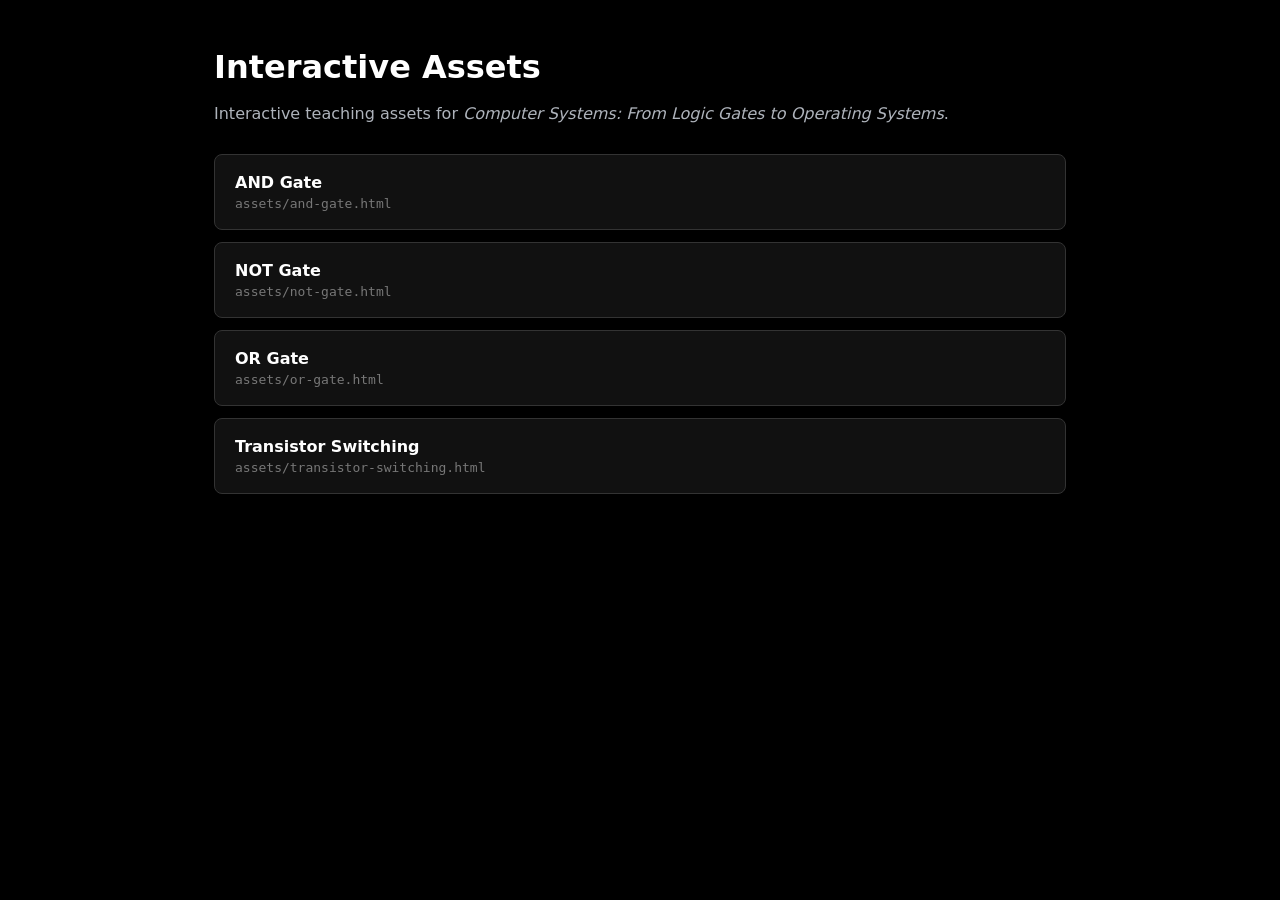
<file: assets/index.html>
<!doctype html>
<html lang="en">
<head>
  <meta charset="utf-8">
  <meta name="viewport" content="width=device-width, initial-scale=1">
  <title>Interactive Assets — Computer Systems</title>
  <style>
    :root { color-scheme: dark; font-family: system-ui, -apple-system, "Segoe UI", sans-serif; }
    * { box-sizing: border-box; }
    body { margin: 0; background: #000; color: #fff; }
    main { max-width: 900px; margin: 0 auto; padding: 48px 24px; }
    h1 { margin: 0 0 8px; font-size: 32px; }
    p { color: #aeb3bb; line-height: 1.5; }
    #assets { margin-top: 28px; display: grid; gap: 12px; }
    a { display: block; padding: 18px 20px; border: 1px solid #333; border-radius: 8px; color: #fff; text-decoration: none; background: #111; }
    a:hover { border-color: #777; }
    .name { font-weight: 650; }
    .path { margin-top: 4px; color: #777; font: 13px ui-monospace, SFMono-Regular, Menlo, Consolas, monospace; }
  </style>
</head>
<body>
  <main>
    <h1>Interactive Assets</h1>
    <p>Interactive teaching assets for <em>Computer Systems: From Logic Gates to Operating Systems</em>.</p>
    <div id="assets">
      <a href="./and-gate.html"><div class="name">AND Gate</div><div class="path">assets/and-gate.html</div></a>
      <a href="./not-gate.html"><div class="name">NOT Gate</div><div class="path">assets/not-gate.html</div></a>
      <a href="./or-gate.html"><div class="name">OR Gate</div><div class="path">assets/or-gate.html</div></a>
      <a href="./transistor-switching.html"><div class="name">Transistor Switching</div><div class="path">assets/transistor-switching.html</div></a>
    </div>
  </main>
</body>
</html>
</file>
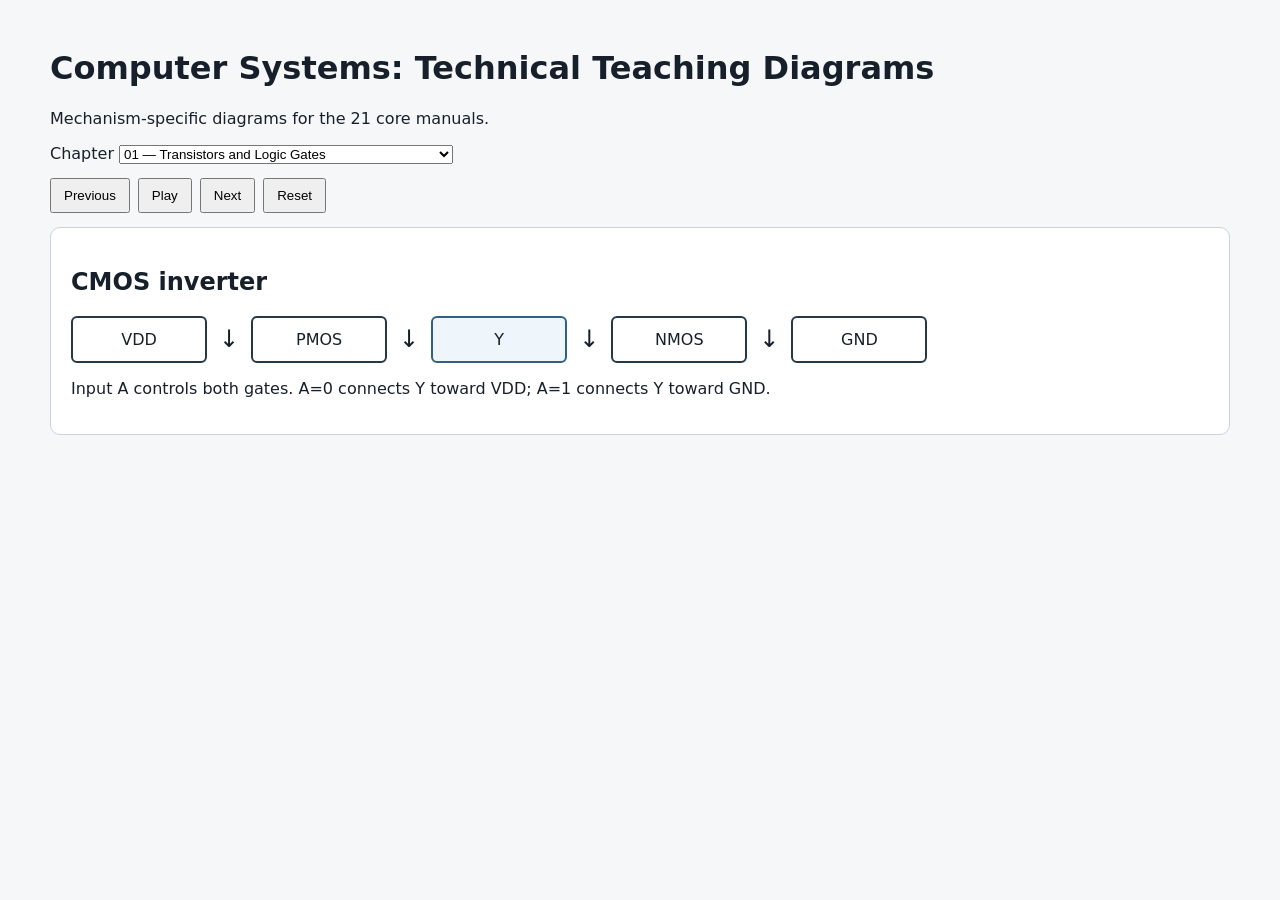
<file: assets/teaching/index.html>
<!doctype html><html lang="en"><head><meta charset="utf-8"><meta name="viewport" content="width=device-width,initial-scale=1"><title>Computer Systems — Technical Teaching Diagrams</title><link rel="stylesheet" href="diagrams.css"></head><body><main class="wrap"><h1>Computer Systems: Technical Teaching Diagrams</h1><p>Mechanism-specific diagrams for the 21 core manuals.</p><label>Chapter <select id="chapter"></select></label><div class="controls"><button id="prev">Previous</button><button id="play">Play</button><button id="next">Next</button><button id="reset">Reset</button></div><section id="view" class="diagram"></section></main><script>
const C=[
['01 — Transistors and Logic Gates',`<h2>CMOS inverter</h2><div class="row"><div class="box">VDD</div><div class="arrow">↓</div><div class="box">PMOS</div><div class="arrow">↓</div><div class="box state">Y</div><div class="arrow">↓</div><div class="box">NMOS</div><div class="arrow">↓</div><div class="box">GND</div></div><p>Input A controls both gates. A=0 connects Y toward VDD; A=1 connects Y toward GND.</p>`],
['02 — Memory Circuits and Latches',`<h2>Cross-coupled latch</h2><div class="row"><div class="box">Gate A<br>Q = ¬Q̄</div><div class="arrow">↔</div><div class="box">Gate B<br>Q̄ = ¬Q</div></div><div class="row"><div class="box state">Q = 1</div><div class="box state">Q̄ = 0</div></div><p>Feedback creates two stable states.</p>`],
['03 — Dynamic Random-Access Memory',`<h2>1T1C DRAM cell</h2><div class="row"><div class="box">Word line</div><div class="arrow">→</div><div class="box">Access transistor</div><div class="arrow">→</div><div class="box">Storage capacitor</div><div class="arrow">→</div><div class="box">Bit line</div><div class="arrow">→</div><div class="box state">Sense amplifier</div></div><p>Row activation connects cells to bit lines; sensing detects the small voltage difference.</p>`],
['04 — CPU Operation',`<h2>Conceptual datapath</h2><div class="row"><div class="box">PC</div><div class="arrow">→</div><div class="box">Instruction memory</div><div class="arrow">→</div><div class="box">Decoder</div><div class="arrow">→</div><div class="box">Register file</div><div class="arrow">→</div><div class="box state">ALU</div></div><div class="row"><div class="box">ALU</div><div class="arrow">↔</div><div class="box">Data memory</div><div class="arrow">→</div><div class="box">Write-back</div></div>`],
['05 — Clock Signals and Processor Step Sequencing',`<h2>Synchronous state update</h2><div class="row"><div class="box state">State S0</div><div class="arrow">→</div><div class="box">Combinational logic</div><div class="arrow">→</div><div class="box state">State S1</div></div><p class="mono">CLK: _|‾|_|‾|_|‾|_</p><p>State elements update at defined clock events.</p>`],
['06 — CPU Execution',`<h2>Instruction execution</h2><div class="row"><div class="box state">FETCH<br>PC → instruction</div><div class="arrow">→</div><div class="box">DECODE<br>operation + operands</div><div class="arrow">→</div><div class="box">EXECUTE<br>ALU / control flow</div><div class="arrow">→</div><div class="box">MEMORY / WRITE-BACK</div></div>`],
['07 — Variable Sizes and Data Types',`<h2>Bit width</h2><div class="row"><div class="box">8 bits<br>256 patterns</div><div class="arrow">⊂</div><div class="box">16 bits<br>65,536 patterns</div><div class="arrow">⊂</div><div class="box">32 bits<br>2³² patterns</div></div><p>Width determines the number of representable bit patterns; interpretation depends on the data type.</p>`],
['08 — Programs and Processes',`<h2>Program image to process</h2><div class="row"><div class="box">Executable<br>code + data</div><div class="arrow">execve()</div><div class="box state">Process<br>address space + execution state</div><div class="arrow">→</div><div class="box">CPU scheduling</div></div>`],
['09 — Application Binary Interface',`<h2>ABI call boundary</h2><div class="row"><div class="box">Caller</div><div class="arrow">arguments</div><div class="box">ABI-defined<br>registers / stack</div><div class="arrow">→</div><div class="box state">Callee</div><div class="arrow">return value</div><div class="box">Caller</div></div>`],
['10 — The Call Stack',`<h2>Nested stack frames</h2><div class="row"><div class="box">main frame<br>return address</div><div class="arrow">↓ call</div><div class="box">foo frame<br>locals</div><div class="arrow">↓ call</div><div class="box state">bar frame<br>locals</div></div><p>Returning from a call removes its active frame according to the ABI's calling convention.</p>`],
['11 — Heap Allocation',`<h2>Heap regions</h2><div class="row"><div class="box">allocated<br>16 B</div><div class="box">free<br>32 B</div><div class="box">allocated<br>24 B</div><div class="box">free<br>40 B</div></div><p>An allocator manages free and allocated regions. Exact metadata and policies are implementation-specific.</p>`],
['12 — Arrays and Dynamic Collections',`<h2>Array element address</h2><div class="row"><div class="box">Base B</div><div class="arrow">+</div><div class="box">Index i</div><div class="arrow">×</div><div class="box">Element size w</div><div class="arrow">=</div><div class="box state">Address B + i·w</div></div>`],
['13 — Operating System Boundaries',`<h2>User/kernel transition</h2><div class="row"><div class="box">User mode<br>application</div><div class="arrow">system call</div><div class="box state">Kernel mode<br>handler</div><div class="arrow">return</div><div class="box">User mode</div></div><p>Hardware privilege mechanisms constrain privileged operations to kernel execution.</p>`],
['14 — Interrupt Context Saving',`<h2>Interrupt entry and return</h2><div class="row"><div class="box state">Running context</div><div class="arrow">interrupt</div><div class="box">save required context</div><div class="arrow">→</div><div class="box state">handler</div><div class="arrow">→</div><div class="box">restore / return</div></div>`],
['15 — Process Context and Context Switching',`<h2>Thread context switch</h2><div class="row"><div class="box">Thread A<br>registers + stack</div><div class="arrow">save</div><div class="box">scheduler</div><div class="arrow">restore</div><div class="box state">Thread B<br>registers + stack</div></div><p>Threads may share an address space while maintaining separate execution contexts.</p>`],
['16 — Memory Protection',`<h2>Virtual address translation</h2><div class="row"><div class="box">Virtual address<br>VPN | offset</div><div class="arrow">→</div><div class="box">TLB / page table</div><div class="arrow">→</div><div class="box state">Physical address<br>PFN | offset</div></div><div class="row"><div class="box">R/W/X permission</div><div class="arrow">deny →</div><div class="box">page fault</div></div>`],
['17 — CPU Scheduling',`<h2>Runnable selection</h2><div class="row"><div class="box state">P1</div><div class="box">P2</div><div class="box">P3</div><div class="arrow">→ scheduler →</div><div class="box">CPU</div></div><p>The scheduler selects runnable work according to a policy.</p>`],
['18 — Threads and Concurrency',`<h2>Shared process, separate threads</h2><div class="box"><strong>Shared address space</strong><div class="row"><div class="box">code</div><div class="box">globals</div><div class="box">heap</div></div></div><div class="row"><div class="box">Thread A<br>stack + registers</div><div class="box">Thread B<br>stack + registers</div></div>`],
['19 — Race Conditions',`<h2>Lost update</h2><div class="lane"><strong>Thread A</strong><div class="step">load counter = 0</div><div class="step">add 1</div><div class="step">store 1</div></div><div class="lane"><strong>Thread B</strong><div class="step">load counter = 0</div><div class="step">add 1</div><div class="step">store 1</div></div><p>Both threads can read the same old value, producing one stored increment instead of two.</p>`],
['20 — Interprocess Communication',`<h2>Message IPC</h2><div class="row"><div class="box">Process A<br>address space</div><div class="arrow">write</div><div class="box state">IPC object<br>buffer / queue</div><div class="arrow">read</div><div class="box">Process B<br>address space</div></div>`],
['21 — Shells and File-System Objects',`<h2>Pathname resolution</h2><div class="row"><div class="box">Shell<br><span class="mono">cat /etc/hosts</span></div><div class="arrow">parse</div><div class="box">pathname</div><div class="arrow">resolve</div><div class="box">directory entries</div><div class="arrow">→</div><div class="box state">file object</div></div><div class="row"><div class="box">open()</div><div class="arrow">→</div><div class="box">file descriptor</div></div>`]
];let i=0,timer;const sel=document.querySelector('#chapter'),view=document.querySelector('#view');C.forEach((x,n)=>{let o=document.createElement('option');o.value=n;o.textContent=x[0];sel.append(o)});function render(){sel.value=i;view.innerHTML=C[i][1]}function move(d){i=(i+d+C.length)%C.length;render()}document.querySelector('#prev').onclick=()=>move(-1);document.querySelector('#next').onclick=()=>move(1);document.querySelector('#reset').onclick=render;sel.onchange=e=>{i=+e.target.value;render()};document.querySelector('#play').onclick=()=>{clearInterval(timer);timer=setInterval(()=>move(1),4500)};render();</script></body></html>
</file>
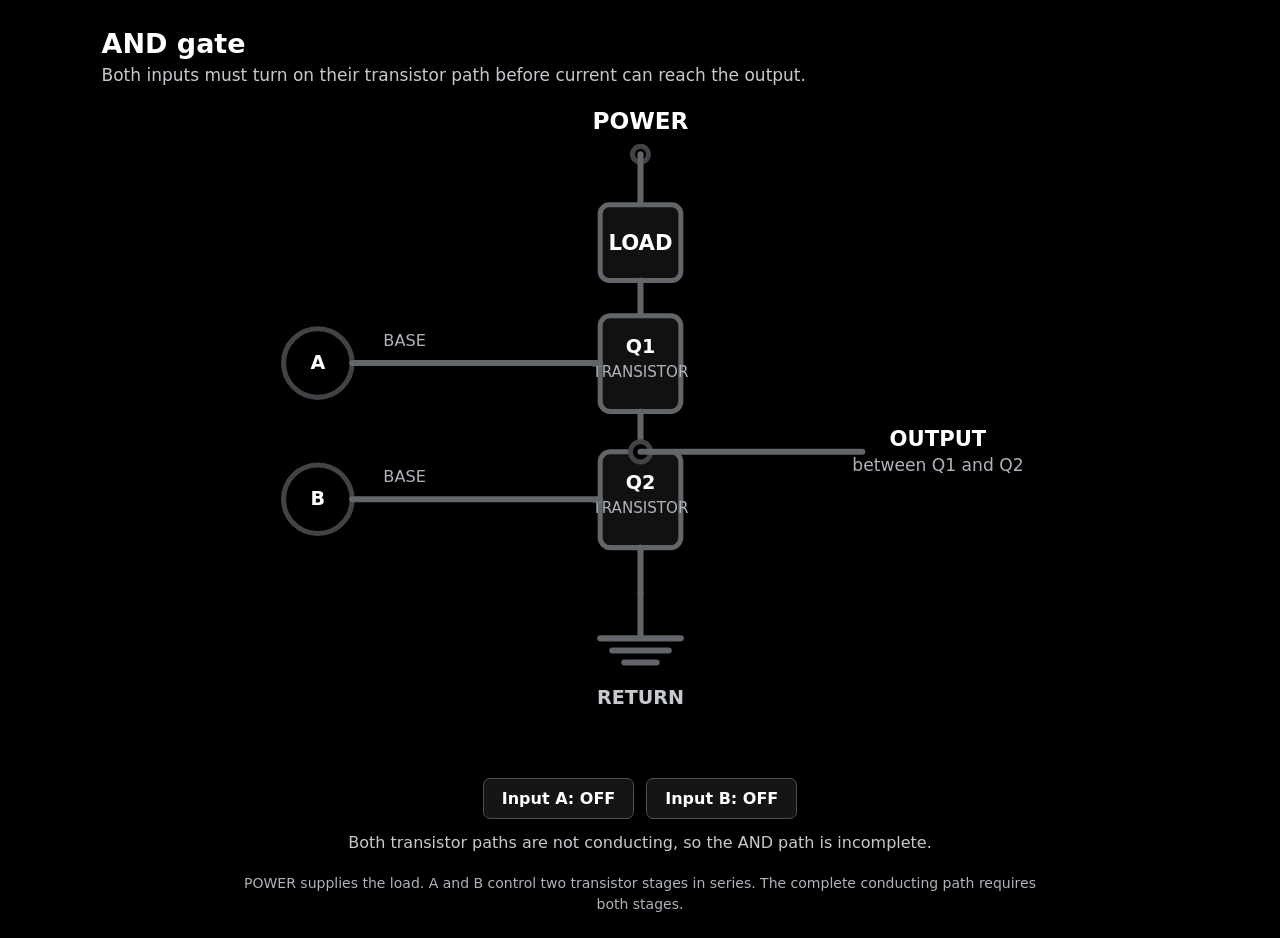
<file: assets/and-gate.html>
<!doctype html><html lang="en"><head><meta charset="utf-8"><meta name="viewport" content="width=device-width,initial-scale=1"><title>AND Gate</title><style>:root{font-family:system-ui,-apple-system,"Segoe UI",sans-serif;background:#000;color:#fff}*{box-sizing:border-box}body{margin:0;background:#000}.page{max-width:1125px;margin:auto;padding:28px 0 24px}h1{margin:0 24px 6px;font-size:27px;font-weight:650}.intro{margin:0 24px 24px;color:#c6c9ce;font-size:17px}.demo{padding:0 18px}svg{display:block;width:100%;height:auto;background:#000}.wire{fill:none;stroke:#62656a;stroke-width:6;stroke-linecap:round;stroke-linejoin:round}.node{fill:#000;stroke:#424346;stroke-width:5}.transistor{fill:#111;stroke:#62656a;stroke-width:5}.signal{fill:none;stroke:#f5b900;stroke-width:6;stroke-linecap:round;stroke-linejoin:round;stroke-dasharray:14 22;animation:flow .9s linear infinite;opacity:0}@keyframes flow{to{stroke-dashoffset:-36}}.controls{display:flex;justify-content:center;gap:12px;margin-top:14px}input{position:absolute;opacity:0;pointer-events:none}label{min-width:116px;padding:10px 18px;border:1px solid #4d4e51;border-radius:7px;background:#151515;color:#fff;font-weight:650;text-align:center;cursor:pointer;user-select:none}.state{text-align:center;min-height:28px;margin-top:14px;color:#c6c9ce;font-size:16px}.note{max-width:800px;margin:12px auto 0;color:#aeb3bb;font-size:14px;line-height:1.45;text-align:center}.on{display:none}#a:checked~.demo .a-control,#a:checked~.demo .a-current{opacity:1}#b:checked~.demo .b-control,#b:checked~.demo .b-current{opacity:1}#a:checked~.demo .ta,#b:checked~.demo .tb,#a:checked~.demo .ain,#b:checked~.demo .bin{stroke:#f5b900}#a:checked~#b:checked~.demo .output-current{opacity:1}#a:checked~#b:checked~.demo .output-node{stroke:#f5b900}#a:checked~#b:checked~.demo .off{display:none}#a:checked~#b:checked~.demo .on{display:inline}</style></head><body><main class="page"><h1>AND gate</h1><p class="intro">Both inputs must turn on their transistor path before current can reach the output.</p><input id="a" type="checkbox"><input id="b" type="checkbox"><section class="demo"><svg viewBox="0 0 1080 650" role="img" aria-label="Interactive transistor-based AND gate with power, load, two transistor stages, two inputs, output and return"><circle class="node" cx="540" cy="45" r="8"/><text fill="#fff" font-size="23" font-weight="700" text-anchor="middle" x="540" y="20">POWER</text><path class="wire" d="M540 45 V95"/><rect class="transistor" x="500" y="95" width="80" height="75" rx="9"/><text fill="#fff" font-size="21" font-weight="700" text-anchor="middle" x="540" y="140">LOAD</text><path class="wire" d="M540 170 V205"/><rect class="transistor ta" x="500" y="205" width="80" height="95" rx="10"/><text fill="#fff" font-size="19" font-weight="700" text-anchor="middle" x="540" y="242">Q1</text><text fill="#aeb3bb" font-size="15" text-anchor="middle" x="540" y="266">TRANSISTOR</text><path class="wire" d="M540 300 V340"/><circle class="node ain" cx="220" cy="252" r="34"/><text fill="#fff" font-size="19" font-weight="700" text-anchor="middle" dominant-baseline="middle" x="220" y="252">A</text><path class="wire" d="M254 252 H500"/><text fill="#aeb3bb" font-size="16" x="285" y="235">BASE</text><rect class="transistor tb" x="500" y="340" width="80" height="95" rx="10"/><text fill="#fff" font-size="19" font-weight="700" text-anchor="middle" x="540" y="377">Q2</text><text fill="#aeb3bb" font-size="15" text-anchor="middle" x="540" y="401">TRANSISTOR</text><path class="wire" d="M540 435 V480"/><circle class="node bin" cx="220" cy="387" r="34"/><text fill="#fff" font-size="19" font-weight="700" text-anchor="middle" dominant-baseline="middle" x="220" y="387">B</text><path class="wire" d="M254 387 H500"/><text fill="#aeb3bb" font-size="16" x="285" y="370">BASE</text><circle class="node output-node" cx="540" cy="340" r="10"/><path class="wire" d="M540 340 H760"/><text fill="#fff" font-size="21" font-weight="700" text-anchor="middle" x="835" y="334">OUTPUT</text><text fill="#aeb3bb" font-size="17" text-anchor="middle" x="835" y="359">between Q1 and Q2</text><path class="wire" d="M540 480 V525"/><path class="wire" d="M500 525 H580"/><path class="wire" d="M512 537 H568"/><path class="wire" d="M524 549 H556"/><text fill="#c6c9ce" font-size="19" font-weight="600" text-anchor="middle" x="540" y="590">RETURN</text><path class="signal a-control" d="M220 252 H500"/><path class="signal b-control" d="M220 387 H500"/><path class="signal a-current" d="M540 45 V300"/><path class="signal b-current" d="M540 300 V480"/><path class="signal output-current" d="M550 340 H760"/><path class="signal output-current" d="M540 480 V525"/></svg><div class="controls"><label for="a"><span class="off">Input A: OFF</span><span class="on">Input A: ON</span></label><label for="b"><span class="off">Input B: OFF</span><span class="on">Input B: ON</span></label></div><div class="state"><span class="off">Both transistor paths are not conducting, so the AND path is incomplete.</span><span class="on">Both inputs are ON. Q1 and Q2 conduct, completing the path to RETURN.</span></div><p class="note">POWER supplies the load. A and B control two transistor stages in series. The complete conducting path requires both stages.</p></section></main></body></html>
</file>
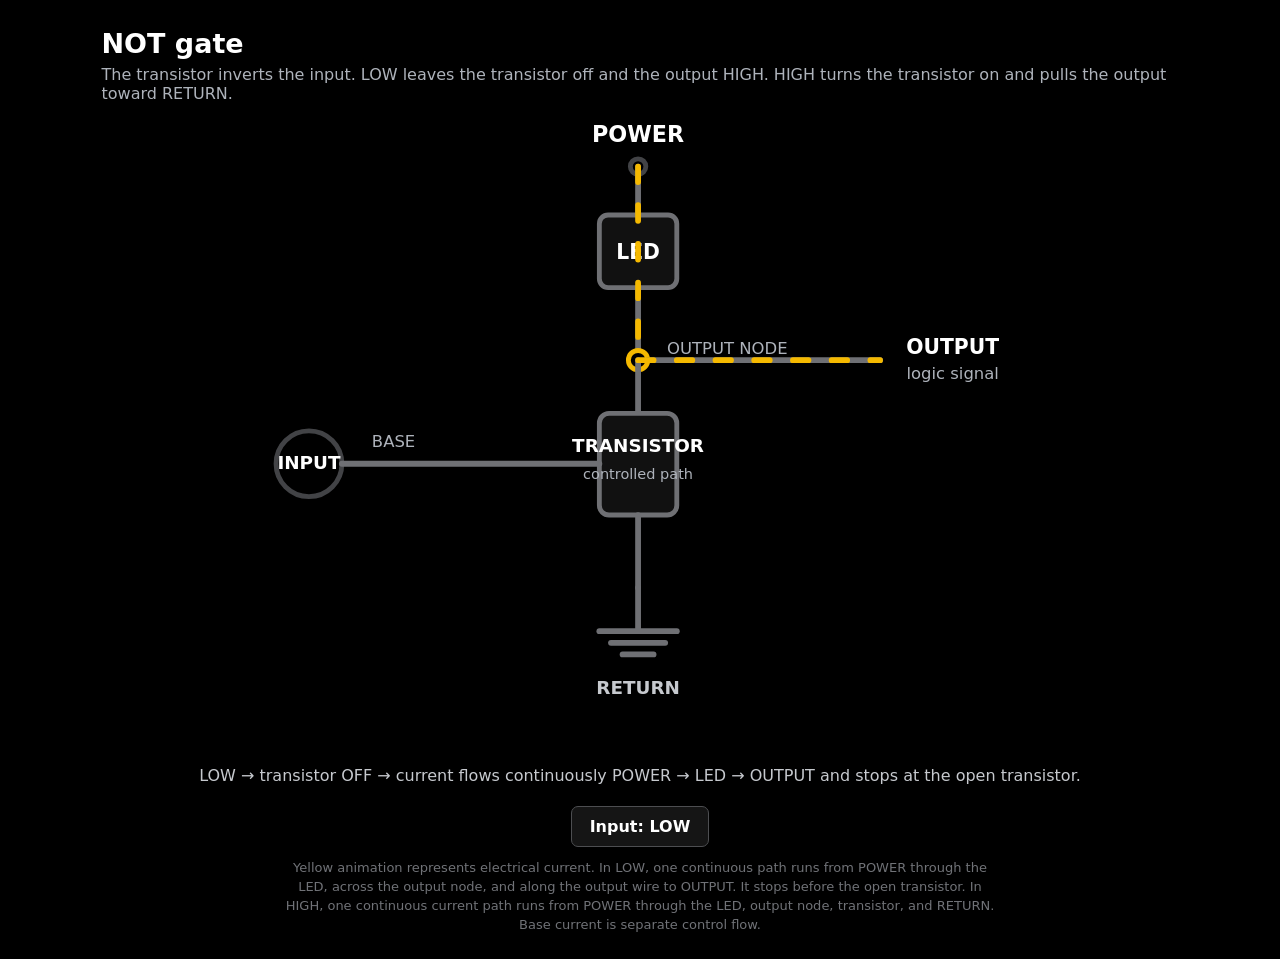
<file: assets/not-gate.html>
<!doctype html><html lang="en"><head><meta charset="utf-8"><meta name="viewport" content="width=device-width,initial-scale=1"><title>NOT Gate</title><style>:root{font-family:system-ui,-apple-system,"Segoe UI",sans-serif;background:#000;color:#fff}*{box-sizing:border-box}body{margin:0;background:#000}.page{max-width:1125px;margin:auto;padding:28px 0 24px}h1{margin:0 24px 6px;font-size:27px;font-weight:650}.intro{margin:0 24px 20px;color:#aeb3bb}.demo{padding:0 18px}svg{display:block;width:100%;height:auto;background:#000}.wire{fill:none;stroke:#6f7074;stroke-width:6;stroke-linecap:round;stroke-linejoin:round}.node{fill:#000;stroke:#424346;stroke-width:5}.component{fill:#111;stroke:#6f7074;stroke-width:5}.signal{fill:none;stroke:#f5b900;stroke-width:6;stroke-linecap:round;stroke-linejoin:round;stroke-dasharray:16 24;animation:signal-flow .9s linear infinite;opacity:0}@keyframes signal-flow{to{stroke-dashoffset:-40}}.controls{display:flex;justify-content:center;margin-top:12px}input{position:absolute;opacity:0;pointer-events:none}.button{display:inline-block;padding:10px 18px;border:1px solid #4d4e51;border-radius:7px;background:#151515;color:#fff;font-weight:650;cursor:pointer;user-select:none}.state{min-height:28px;margin:14px 24px 0;text-align:center;color:#c6c9ce}.off-text{display:inline}.on-text{display:none}.note{max-width:760px;margin:12px auto 0;padding:0 24px;text-align:center;color:#707277;font-size:13px;line-height:1.45}#input:not(:checked)~.demo .low-current{opacity:1}#input:not(:checked)~.demo .output-node{stroke:#f5b900}#input:checked~.demo .base-flow,#input:checked~.demo .high-current{opacity:1}#input:checked~.demo .transistor{stroke:#f5b900}#input:checked~.demo .output-node{stroke:#424346}#input:checked~.demo .off-text{display:none}#input:checked~.demo .on-text{display:inline}</style></head><body><main class="page"><h1>NOT gate</h1><p class="intro">The transistor inverts the input. LOW leaves the transistor off and the output HIGH. HIGH turns the transistor on and pulls the output toward RETURN.</p><input id="input" type="checkbox"><section class="demo"><svg viewBox="0 0 1125 650" role="img" aria-label="NOT gate with continuous electrical flow animation"><circle class="node" cx="560" cy="45" r="8"/><text fill="#fff" font-size="23" font-weight="700" text-anchor="middle" x="560" y="20">POWER</text><path class="wire" d="M560 45 V95"/><rect class="component" x="520" y="95" width="80" height="75" rx="9"/><text fill="#fff" font-size="21" font-weight="700" text-anchor="middle" x="560" y="140">LED</text><path class="wire" d="M560 170 V245"/><circle class="node output-node" cx="560" cy="245" r="10"/><text fill="#aeb3bb" font-size="17" x="590" y="239">OUTPUT NODE</text><path class="wire" d="M570 245 H810"/><text fill="#fff" font-size="21" font-weight="700" text-anchor="middle" x="885" y="239">OUTPUT</text><text fill="#aeb3bb" font-size="17" text-anchor="middle" x="885" y="264">logic signal</text><path class="wire" d="M560 245 V300"/><rect class="component transistor" x="520" y="300" width="80" height="105" rx="10"/><text fill="#fff" font-size="19" font-weight="700" text-anchor="middle" x="560" y="340">TRANSISTOR</text><text fill="#aeb3bb" font-size="15" text-anchor="middle" x="560" y="368">controlled path</text><path class="wire" d="M560 405 V480"/><circle class="node" cx="220" cy="352" r="34"/><text fill="#fff" font-size="19" font-weight="700" text-anchor="middle" dominant-baseline="middle" x="220" y="352">INPUT</text><path class="wire" d="M254 352 H520"/><text fill="#aeb3bb" font-size="17" x="285" y="335">BASE</text><path class="wire" d="M560 480 V525"/><path class="wire" d="M520 525 H600"/><path class="wire" d="M532 537 H588"/><path class="wire" d="M544 549 H576"/><text fill="#c6c9ce" font-size="19" font-weight="600" text-anchor="middle" x="560" y="590">RETURN</text><!-- LOW: one continuous yellow electrical-flow path follows the actual wire from POWER through LED, across OUTPUT NODE, and to OUTPUT. It does not enter the open transistor. --><path class="signal low-current" d="M560 45 V95 V170 V245 H810"/><!-- HIGH: one continuous yellow electrical-flow path follows the conducting route through the transistor to RETURN. --><path class="signal high-current" d="M560 45 V95 V170 V245 V300 V405 V480 V525"/><!-- HIGH: base-control current. --><path class="signal base-flow" d="M220 352 H520"/></svg><div class="state"><span class="off-text">LOW → transistor OFF → current flows continuously POWER → LED → OUTPUT and stops at the open transistor.</span><span class="on-text">HIGH → base current turns transistor ON → current flows continuously POWER → LED → TRANSISTOR → RETURN.</span></div><div class="controls"><label class="button" for="input"><span class="off-text">Input: LOW</span><span class="on-text">Input: HIGH</span></label></div><p class="note">Yellow animation represents electrical current. In LOW, one continuous path runs from POWER through the LED, across the output node, and along the output wire to OUTPUT. It stops before the open transistor. In HIGH, one continuous current path runs from POWER through the LED, output node, transistor, and RETURN. Base current is separate control flow.</p></section></main></body></html>
</file>
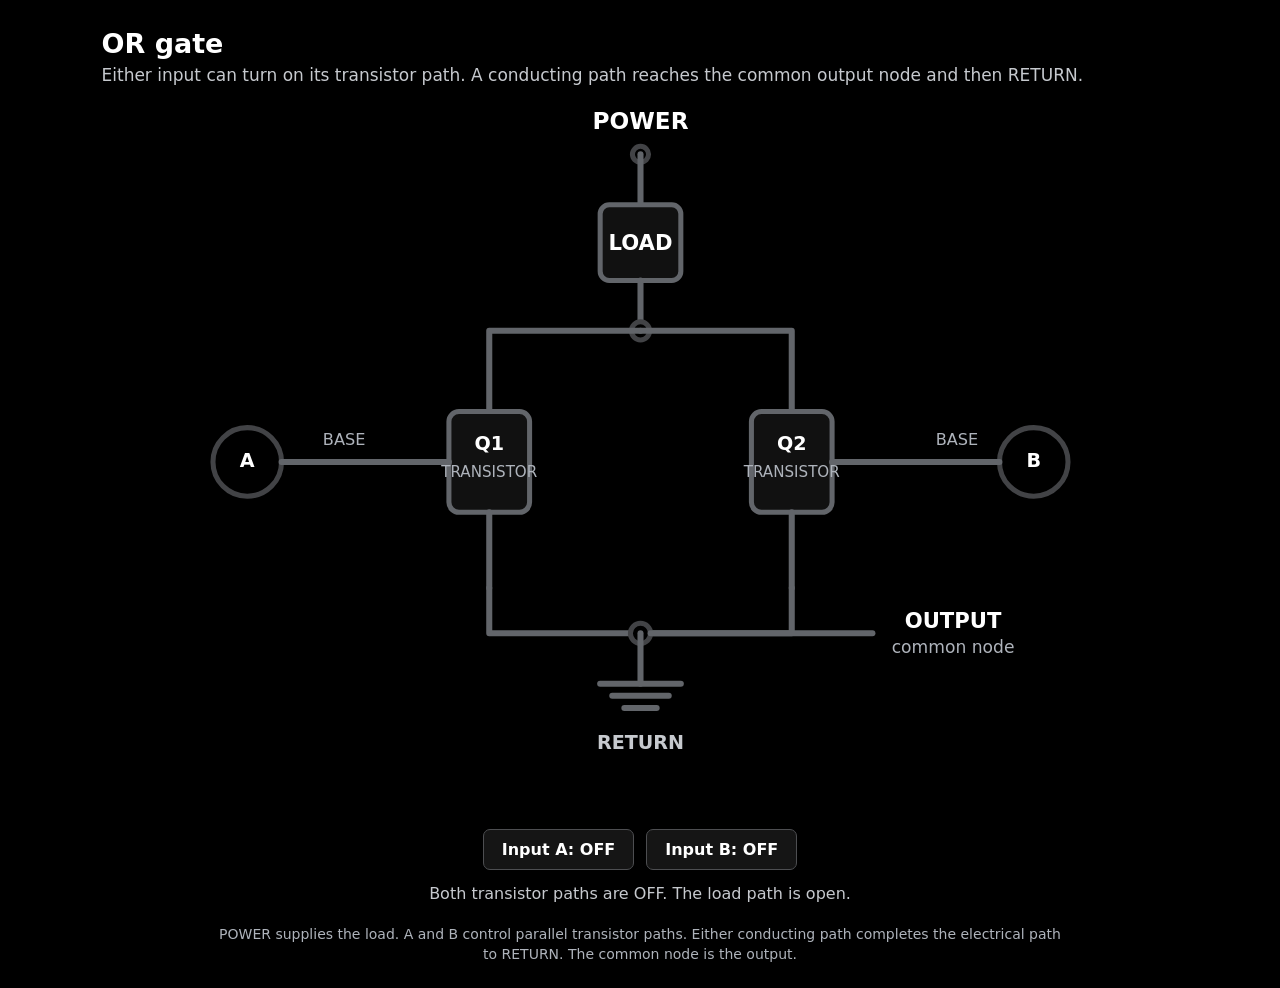
<file: assets/or-gate.html>
<!doctype html><html lang="en"><head><meta charset="utf-8"><meta name="viewport" content="width=device-width,initial-scale=1"><title>OR Gate — Physical Preview</title><style>
:root{font-family:system-ui,-apple-system,"Segoe UI",sans-serif;background:#000;color:#fff}
*{box-sizing:border-box}body{margin:0;background:#000}.page{max-width:1125px;margin:auto;padding:28px 0 24px}
h1{margin:0 24px 6px;font-size:27px;font-weight:650}.intro{margin:0 24px 24px;color:#c6c9ce;font-size:17px}.demo{padding:0 18px}
svg{display:block;width:100%;height:auto;background:#000}.wire{fill:none;stroke:#62656a;stroke-width:6;stroke-linecap:round;stroke-linejoin:round}
.node{fill:#000;stroke:#424346;stroke-width:5}.component{fill:#111;stroke:#62656a;stroke-width:5}
.signal{fill:none;stroke:#f5b900;stroke-width:6;stroke-linecap:round;stroke-linejoin:round;stroke-dasharray:14 22;animation:flow .9s linear infinite;opacity:0}
@keyframes flow{to{stroke-dashoffset:-36}}
.controls{display:flex;justify-content:center;gap:12px;margin-top:14px}input{position:absolute;opacity:0;pointer-events:none}
label{min-width:130px;padding:10px 18px;border:1px solid #4d4e51;border-radius:7px;background:#151515;color:#fff;font-weight:650;text-align:center;cursor:pointer;user-select:none}
.state{text-align:center;min-height:28px;margin-top:14px;color:#c6c9ce;font-size:16px}.note{max-width:850px;margin:12px auto 0;color:#aeb3bb;font-size:14px;line-height:1.45;text-align:center}
.on,.active{display:none}
#a:checked~.demo .a-control,#b:checked~.demo .b-control,#a:checked~.demo .a-current,#b:checked~.demo .b-current,#a:checked~.demo .return-current,#b:checked~.demo .return-current{opacity:1}
#a:checked~.demo .ta,#b:checked~.demo .tb,#a:checked~.demo .ain,#b:checked~.demo .bin,#a:checked~.demo .output-node,#b:checked~.demo .output-node{stroke:#f5b900}
#a:checked~.demo .off,#b:checked~.demo .off{display:none}#a:checked~.demo .on,#b:checked~.demo .on{display:inline}
</style></head><body><main class="page"><h1>OR gate</h1><p class="intro">Either input can turn on its transistor path. A conducting path reaches the common output node and then RETURN.</p>
<input id="a" type="checkbox"><input id="b" type="checkbox"><section class="demo">
<svg viewBox="0 0 1080 700" role="img" aria-label="Interactive transistor-based OR gate">
<circle class="node" cx="540" cy="45" r="8"/><text fill="#fff" font-size="23" font-weight="700" text-anchor="middle" x="540" y="20">POWER</text>
<path class="wire" d="M540 45 V95"/><rect class="component" x="500" y="95" width="80" height="75" rx="9"/><text fill="#fff" font-size="21" font-weight="700" text-anchor="middle" x="540" y="140">LOAD</text><path class="wire" d="M540 170 V220"/>
<circle class="node" cx="540" cy="220" r="9"/><path class="wire" d="M540 220 H390 V300"/><path class="wire" d="M540 220 H690 V300"/>
<rect class="component ta" x="350" y="300" width="80" height="100" rx="10"/><text fill="#fff" font-size="19" font-weight="700" text-anchor="middle" x="390" y="338">Q1</text><text fill="#aeb3bb" font-size="15" text-anchor="middle" x="390" y="365">TRANSISTOR</text><path class="wire" d="M390 400 V475"/>
<rect class="component tb" x="650" y="300" width="80" height="100" rx="10"/><text fill="#fff" font-size="19" font-weight="700" text-anchor="middle" x="690" y="338">Q2</text><text fill="#aeb3bb" font-size="15" text-anchor="middle" x="690" y="365">TRANSISTOR</text><path class="wire" d="M690 400 V475"/>
<circle class="node ain" cx="150" cy="350" r="34"/><text fill="#fff" font-size="19" font-weight="700" text-anchor="middle" dominant-baseline="middle" x="150" y="350">A</text><path class="wire" d="M184 350 H350"/><text fill="#aeb3bb" font-size="16" x="225" y="333">BASE</text>
<circle class="node bin" cx="930" cy="350" r="34"/><text fill="#fff" font-size="19" font-weight="700" text-anchor="middle" dominant-baseline="middle" x="930" y="350">B</text><path class="wire" d="M896 350 H730"/><text fill="#aeb3bb" font-size="16" text-anchor="end" x="875" y="333">BASE</text>
<path class="wire" d="M390 475 V520 H690 V475"/><circle class="node output-node" cx="540" cy="520" r="10"/><path class="wire" d="M550 520 H770"/><text fill="#fff" font-size="21" font-weight="700" text-anchor="middle" x="850" y="515">OUTPUT</text><text fill="#aeb3bb" font-size="17" text-anchor="middle" x="850" y="540">common node</text>
<path class="wire" d="M540 520 V570"/><path class="wire" d="M500 570 H580"/><path class="wire" d="M512 582 H568"/><path class="wire" d="M524 594 H556"/><text fill="#c6c9ce" font-size="19" font-weight="600" text-anchor="middle" x="540" y="635">RETURN</text>
<path class="signal a-control" d="M150 350 H350"/><path class="signal b-control" d="M930 350 H730"/>
<path class="signal a-current" d="M540 45 V95"/><path class="signal a-current" d="M540 170 V220 H390 V300"/><path class="signal a-current" d="M390 400 V475 V520 H540"/>
<path class="signal b-current" d="M540 45 V95"/><path class="signal b-current" d="M540 170 V220 H690 V300"/><path class="signal b-current" d="M690 400 V475 V520 H540"/>
<path class="signal return-current" d="M540 520 V570"/>
</svg>
<div class="controls"><label for="a"><span class="off">Input A: OFF</span><span class="on">Input A: ON</span></label><label for="b"><span class="off">Input B: OFF</span><span class="on">Input B: ON</span></label></div>
<div class="state"><span class="off">Both transistor paths are OFF. The load path is open.</span><span class="on">At least one input is ON. Its transistor path conducts.</span></div>
<p class="note">POWER supplies the load. A and B control parallel transistor paths. Either conducting path completes the electrical path to RETURN. The common node is the output.</p>
</section></main></body></html>
</file>
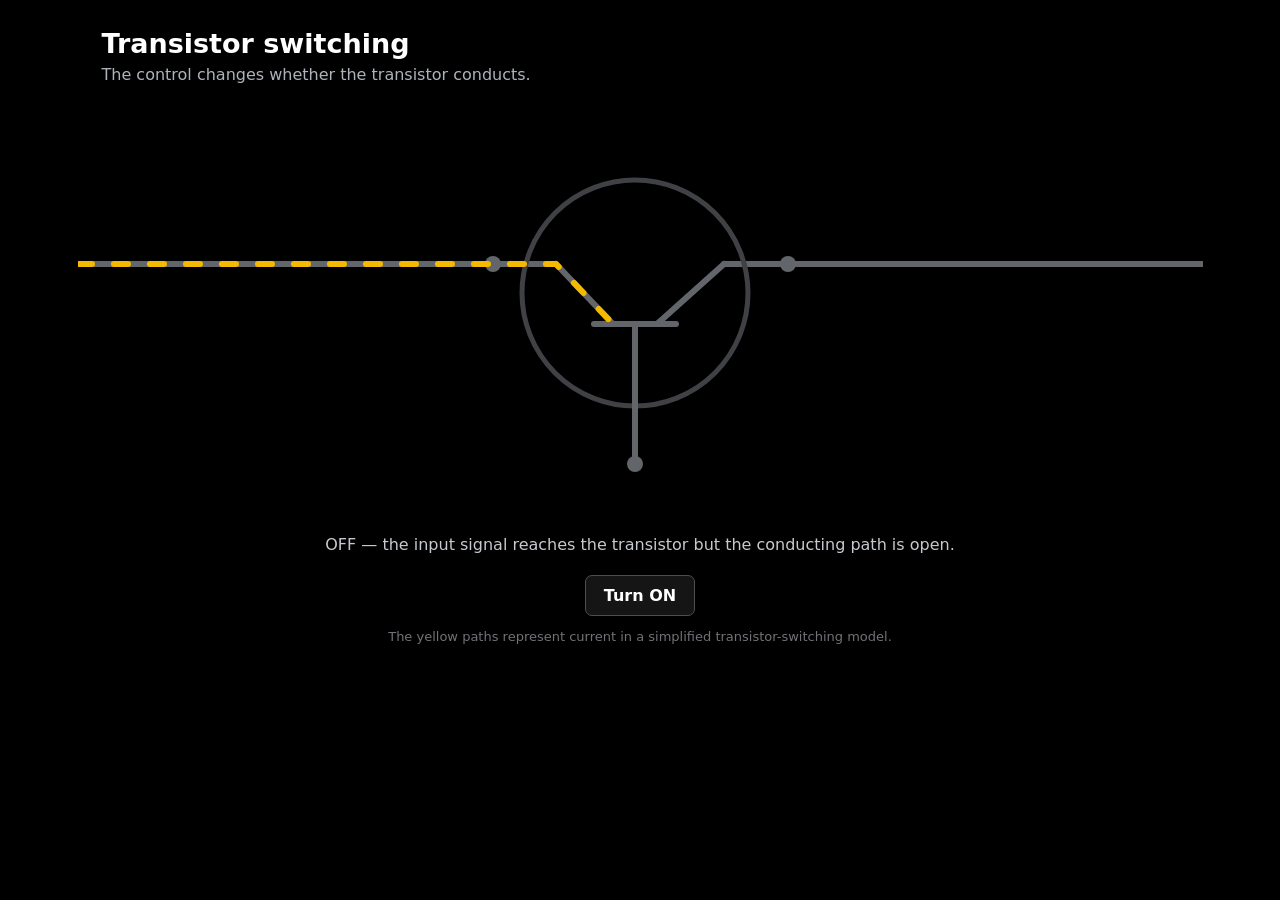
<file: assets/transistor-switching.html>
<!doctype html>
<html lang="en">
<head>
<meta charset="utf-8">
<meta name="viewport" content="width=device-width, initial-scale=1">
<title>Transistor Switching</title>
<style>
:root{font-family:system-ui,-apple-system,"Segoe UI",sans-serif;background:#000;color:#fff}
*{box-sizing:border-box}
body{margin:0;background:#000}
.page{max-width:1125px;margin:auto;padding:28px 0 24px}
h1{margin:0 24px 6px;font-size:27px;font-weight:650}
.intro{margin:0 24px 20px;color:#aeb3bb}
#switch{position:absolute;opacity:0;pointer-events:none}
.demo{position:relative}
svg{display:block;width:100%;height:auto;background:#000}
.base,.terminal{fill:none;stroke:#62656a;stroke-width:6;stroke-linecap:round;stroke-linejoin:round}
.circle{fill:none;stroke:#3f4145;stroke-width:5}
.junction{fill:#62656a}
.signal-off,.signal-on,.control-signal{fill:none;stroke:#f5b900;stroke-width:6;stroke-linecap:round;stroke-linejoin:round;stroke-dasharray:14 22;animation:flow .9s linear infinite}
.signal-off{opacity:1}
.signal-on{opacity:0}
.control-signal{opacity:0;animation-name:flow-up}
@keyframes flow{to{stroke-dashoffset:-36}}
@keyframes flow-up{to{stroke-dashoffset:36}}
.state{min-height:28px;margin:14px 24px 0;text-align:center;color:#c6c9ce}
.control{display:flex;justify-content:center;margin-top:12px}
.button{display:inline-block;padding:10px 18px;border:1px solid #4d4e51;border-radius:7px;background:#151515;color:#fff;font:inherit;font-weight:650;cursor:pointer;user-select:none}
.button:hover{background:#222}
.on-only{display:none}
#switch:checked~.demo .signal-off{opacity:0}
#switch:checked~.demo .signal-on{opacity:1}
#switch:checked~.demo .control-signal{opacity:1}
#switch:checked~.demo .junction{fill:#f5b900}
#switch:checked~.demo .state{color:#f5b900}
#switch:checked~.demo .off-only{display:none}
#switch:checked~.demo .on-only{display:inline}
.note{max-width:720px;margin:12px auto 0;padding:0 24px;text-align:center;color:#707277;font-size:13px;line-height:1.45}
@media(prefers-reduced-motion:reduce){.signal-off,.signal-on,.control-signal{animation:none}}
</style>
</head>
<body>
<main class="page">
<h1>Transistor switching</h1>
<p class="intro">The control changes whether the transistor conducts.</p>
<input id="switch" type="checkbox">
<section class="demo">
<svg viewBox="0 0 1125 417" role="img" aria-label="Simplified transistor switching model">
<path class="base" d="M0 160 H478"/>
<path class="base" d="M646 160 H1125"/>
<circle class="circle" cx="557" cy="189" r="113"/>
<path class="terminal" d="M478 160 L535 220 H579 L646 160"/>
<path class="terminal" d="M516 220 H598"/>
<path class="terminal" d="M557 220 V360"/>
<circle class="junction" cx="415" cy="160" r="8"/>
<circle class="junction" cx="710" cy="160" r="8"/>
<circle class="junction" cx="557" cy="360" r="8"/>
<path class="control-signal" d="M557 360 V220"/>
<path class="signal-off" d="M0 160 H478 L535 220"/>
<path class="signal-on" d="M0 160 H478 L535 220"/>
<path class="signal-on" d="M535 220 H579 L646 160 H1125" style="animation-delay:-.45s"/>
</svg>
<div class="state"><span class="off-only">OFF — the input signal reaches the transistor but the conducting path is open.</span><span class="on-only">ON — the transistor conducts and current can flow through the external path.</span></div>
<div class="control"><label class="button" for="switch"><span class="off-only">Turn ON</span><span class="on-only">Turn OFF</span></label></div>
<p class="note">The yellow paths represent current in a simplified transistor-switching model.</p>
</section>
</main>
</body>
</html>
</file>
<file: assets/teaching/diagrams.css>
body{font-family:system-ui,sans-serif;margin:0;background:#f6f7f9;color:#17202a}.wrap{max-width:1180px;margin:auto;padding:28px}.diagram{background:white;border:1px solid #cbd2d9;border-radius:10px;padding:20px;overflow:auto}.row{display:flex;align-items:center;gap:12px;flex-wrap:wrap}.box{border:2px solid #263746;border-radius:6px;padding:12px 16px;background:#fff;min-width:100px;text-align:center}.state{border:2px solid #315f86;background:#eef5fb}.arrow{font-size:24px}.bus{height:2px;background:#263746;flex:1;min-width:30px}.note{font-size:.9rem;color:#46515c;margin-top:12px}.controls{display:flex;gap:8px;margin:14px 0}.controls button{padding:8px 12px}.hidden{display:none}.lane{display:grid;grid-template-columns:120px 1fr;gap:10px;margin:10px 0}.step{border-left:4px solid #315f86;padding:8px 12px;background:#f7f9fb}.active{background:#e6f0f8}svg{max-width:100%;height:auto}table{border-collapse:collapse}td,th{border:1px solid #b8c0c8;padding:7px 10px}.mono{font-family:ui-monospace,monospace}
</file>
